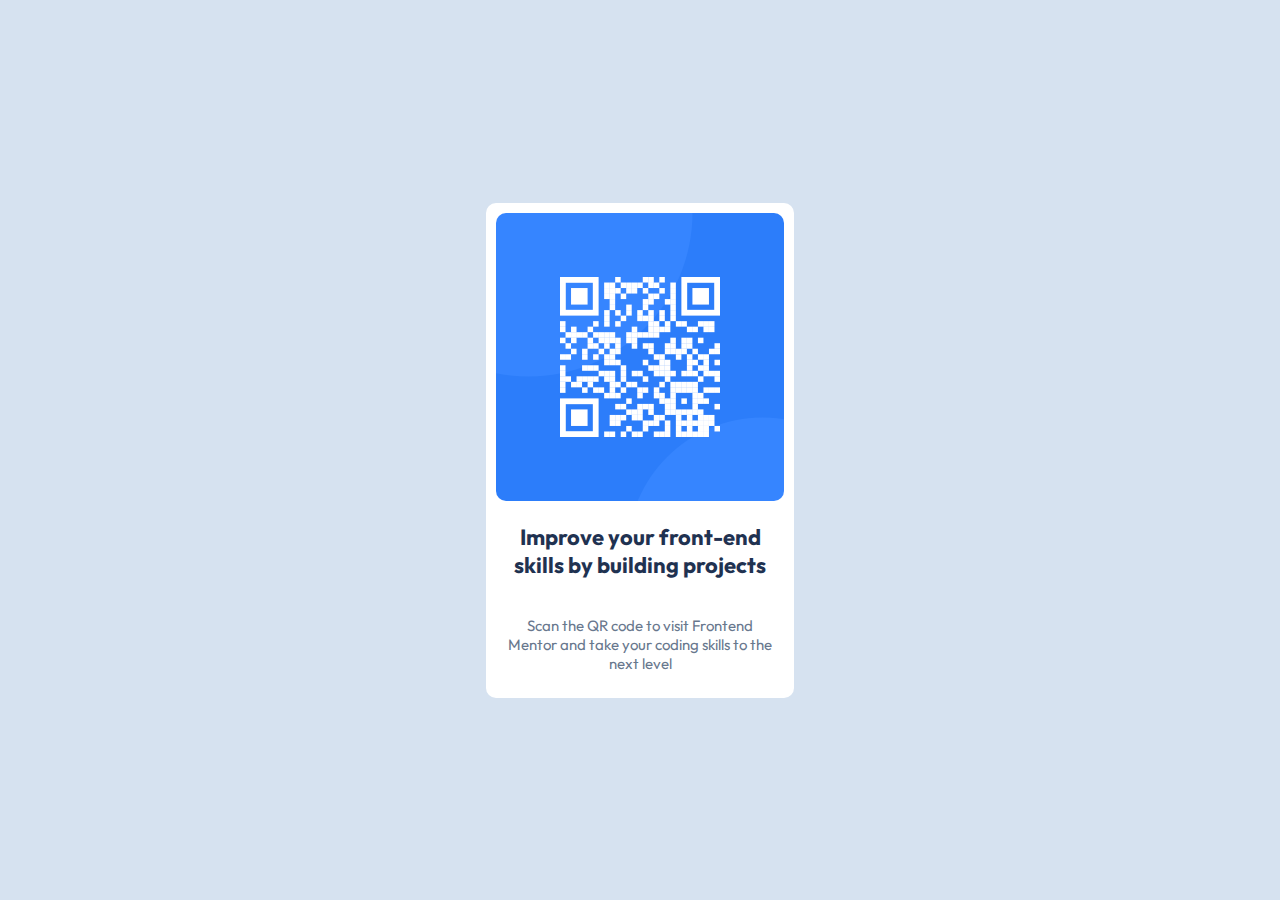
<file: W2_Assignment_Part1/index.html>
<!DOCTYPE html>
<html lang="en">
<head>
  <meta charset="UTF-8">
  <meta name="viewport" content="width=device-width, initial-scale=1.0"> <!-- displays site properly based on user's device -->

  <link rel="icon" type="image/png" sizes="32x32" href="./images/favicon-32x32.png">
  
  <title>Frontend Mentor | QR code component</title>

 <link rel="stylesheet" href="style.css">
 <link href="https://fonts.googleapis.com/css2?family=Outfit:wght@400;600;700&display=swap" rel="stylesheet">
</head>
<body>
  <section>
    
    <div class="QRcode">
      <img src="images/image-qr-code.png" alt="QR Code">
      <p class="bold">Improve your front-end skills by building projects</p>

      <p>Scan the QR code to visit Frontend Mentor and take your coding skills to the next level</p>
      

    </div>
  
  </section>  
  
 
</body>
</html>
</file>
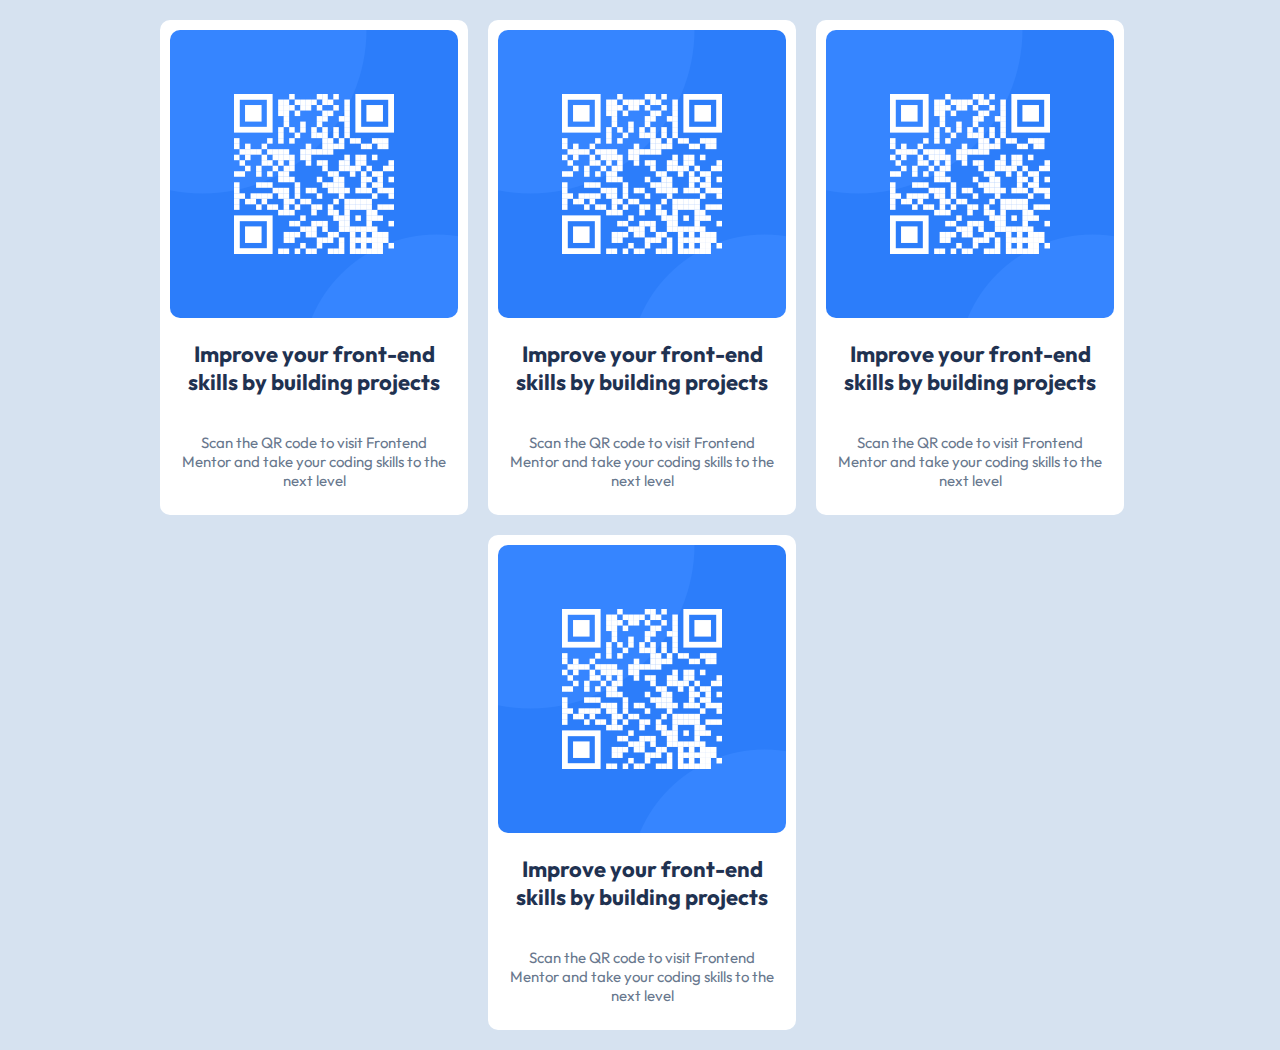
<file: W2_Assignment_Part2/index.html>
<!DOCTYPE html>
<html lang="en">
<head>
  <meta charset="UTF-8">
  <meta name="viewport" content="width=device-width, initial-scale=1.0"> <!-- displays site properly based on user's device -->

  <link rel="icon" type="image/png" sizes="32x32" href="./images/favicon-32x32.png">
  
  <title>Frontend Mentor | QR code component</title>

 <link rel="stylesheet" href="style.css">
 <link href="https://fonts.googleapis.com/css2?family=Outfit:wght@400;600;700&display=swap" rel="stylesheet">
</head>
<body>
  <main>
    

    <ul class="grid">
      <li><div class="QRcode">
        <img src="images/image-qr-code.png" alt="QR Code">
        <p class="bold">Improve your front-end skills by building projects</p>
  
        <p>Scan the QR code to visit Frontend Mentor and take your coding skills to the next level</p>
        
  
      </div></li>
      <li><div class="QRcode">
        <img src="images/image-qr-code.png" alt="QR Code">
        <p class="bold">Improve your front-end skills by building projects</p>
  
        <p>Scan the QR code to visit Frontend Mentor and take your coding skills to the next level</p>
        
  
      </div></li>
      <li><div class="QRcode">
        <img src="images/image-qr-code.png" alt="QR Code">
        <p class="bold">Improve your front-end skills by building projects</p>
  
        <p>Scan the QR code to visit Frontend Mentor and take your coding skills to the next level</p>
        
  
      </div></li>
      <li><div class="QRcode">
        <img src="images/image-qr-code.png" alt="QR Code">
        <p class="bold">Improve your front-end skills by building projects</p>
  
        <p>Scan the QR code to visit Frontend Mentor and take your coding skills to the next level</p>
        
  
      </div></li>
    </ul>
    
  
  </main>  
  
 
</body>
</html>
</file>
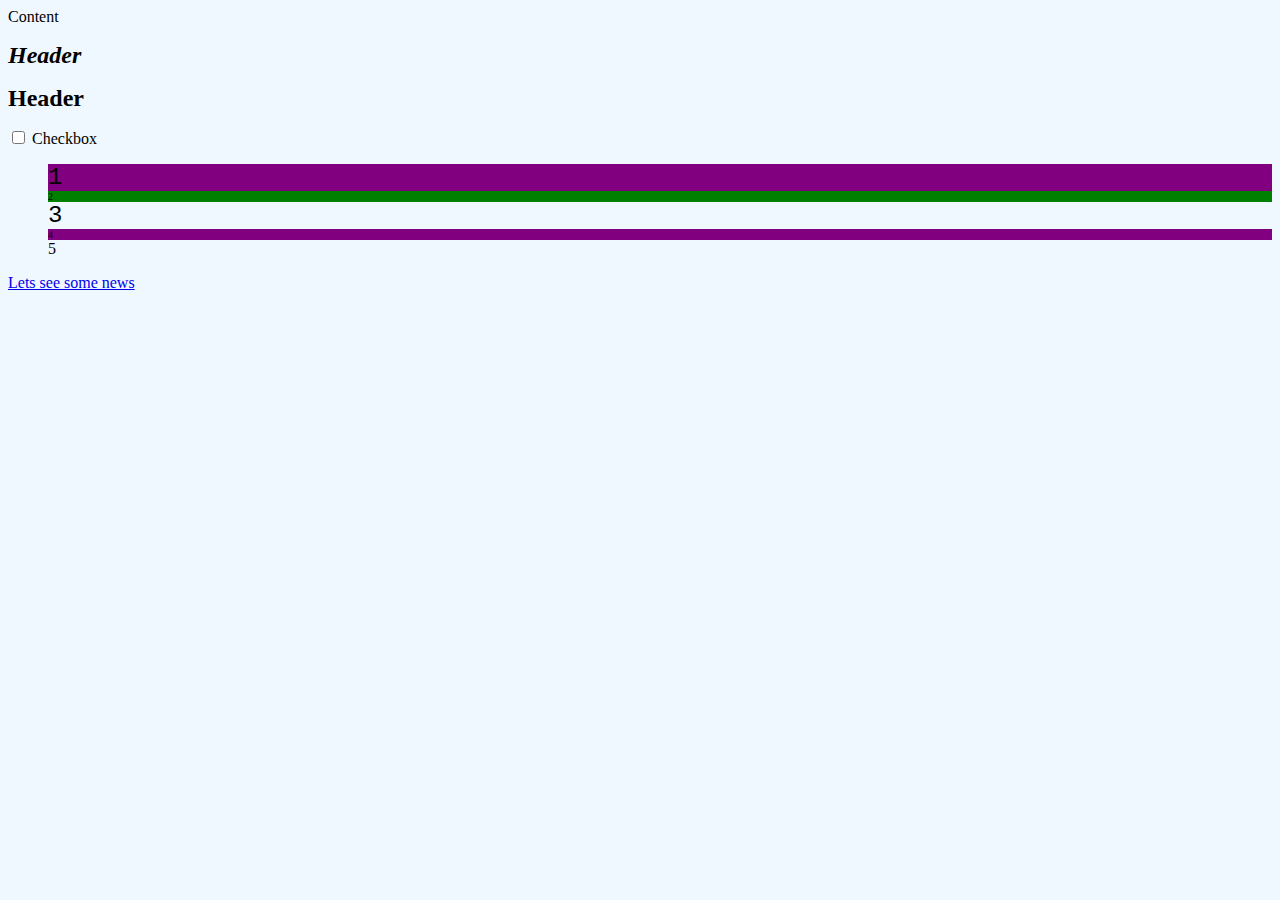
<file: W2_Class/index.html>
<!DOCTYPE html>
<html lang="en"><head>
    <meta charset="UTF-8">
    <meta name="viewport" content="width=device-width, initial-scale=1.0">
    <title>Document</title>
    
    <link rel="stylesheet" href="style.css"></head>
<body>
    <section>Content</section>
    <header>
        <h1>Header</h1>
    </header>
    <section>
        <h1 class="first">Header</h1>
        <input type="checkbox" name="box" id="box">
        <label for="box">Checkbox</label>
        <ul>
            <li class="first second">1</li>
            <li id="listitem">2</li>
            <li class="second">3</li>
            <li class="first">4</li>
            <li>5</li>
        </ul>
        <a href="https://www.cnn.com">Lets see some news</a>

    </section>


</body></html>
</file>
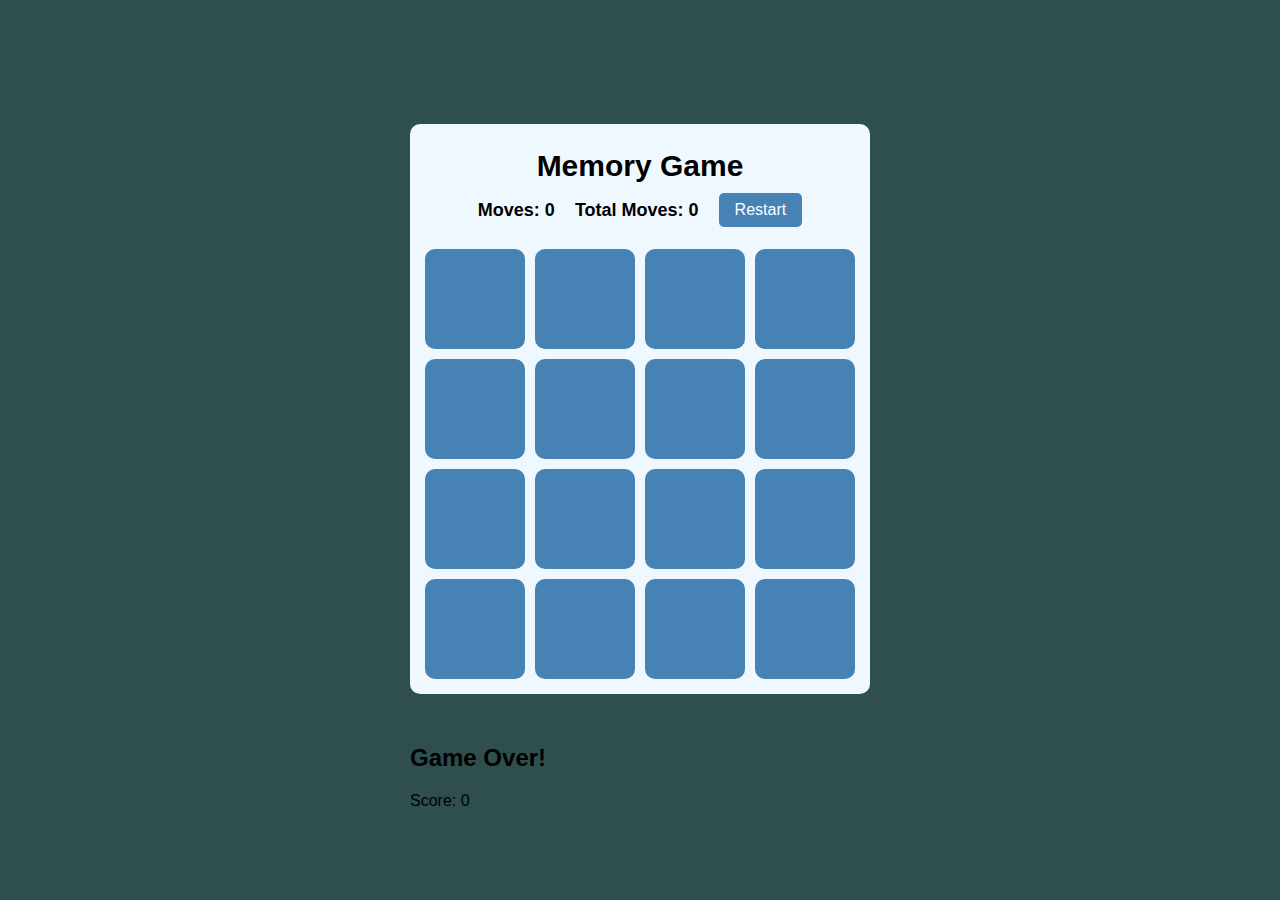
<file: W3_Assignment/index.html>
<!DOCTYPE html>
<html lang="en">
<head>
    <meta charset="UTF-8">
    <meta name="viewport" content="width=device-width, initial-scale=1.0">
    <title>Memory Game</title>
    <link rel="stylesheet" href="style.css">
</head>
<body>
    <main>
      <section class="grid" id="grid">
        <div class="header">
          <h1>Memory Game</h1>
          <div class="header-bottom">
            <h2 id="movesCounter">Moves: 0</h2>
            <h2 id="totalMoves">Total Moves: 0</h2>
            <button id="restartButton">Restart</button>
          </div>
          
        </div>
      </section>

      <section class="game-over" id="gameOverSection">
        <h2 id="gameOverMessage">Game Over!</h2>
        <p id="finalScore">Score: 0</p>
      </section>
    </main>


    <script src="script.js"></script>
</body>
</html>
</file>
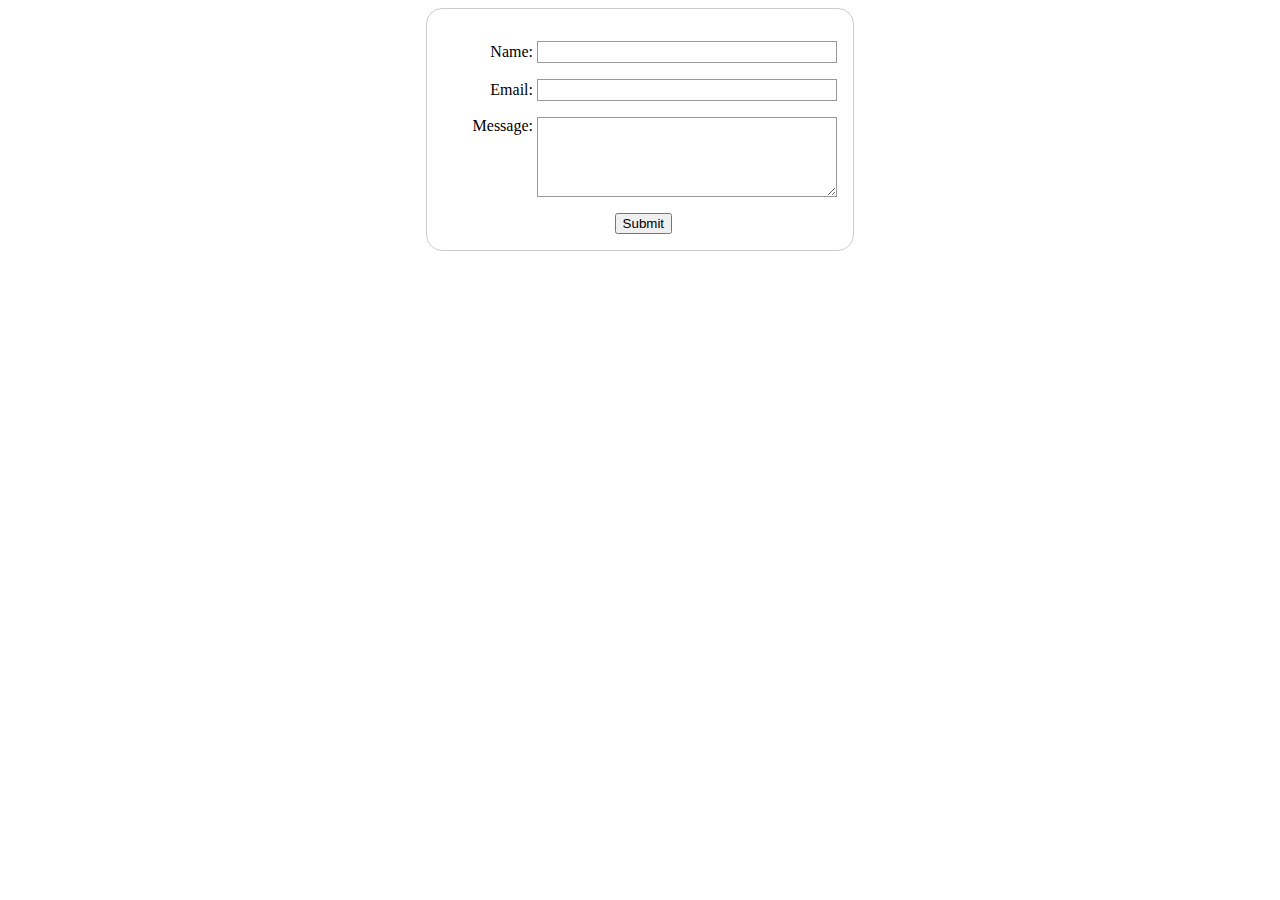
<file: W4-FirstForm/index.html>
<!DOCTYPE html>
<html lang="en">
<head>
    <meta charset="UTF-8">
    <meta name="viewport" content="width=device-width, initial-scale=1.0">
    <title>Document</title>
    <link rel="stylesheet" href="style.css">
</head>
<body>
    <form action="/my-handling-form-page" method="post">
        <p>
          <label for="name">Name:</label>
          <input type="text" id="name" name="user_name" />
        </p>
        <p>
          <label for="mail">Email:</label>
          <input type="email" id="mail" name="user_email" />
        </p>
        <p>
          <label for="msg">Message:</label>
          <textarea id="msg" name="user_message"></textarea>
        </p>
        <div><button>Submit</button></div>
      </form>
      
</body>
</html>
</file>
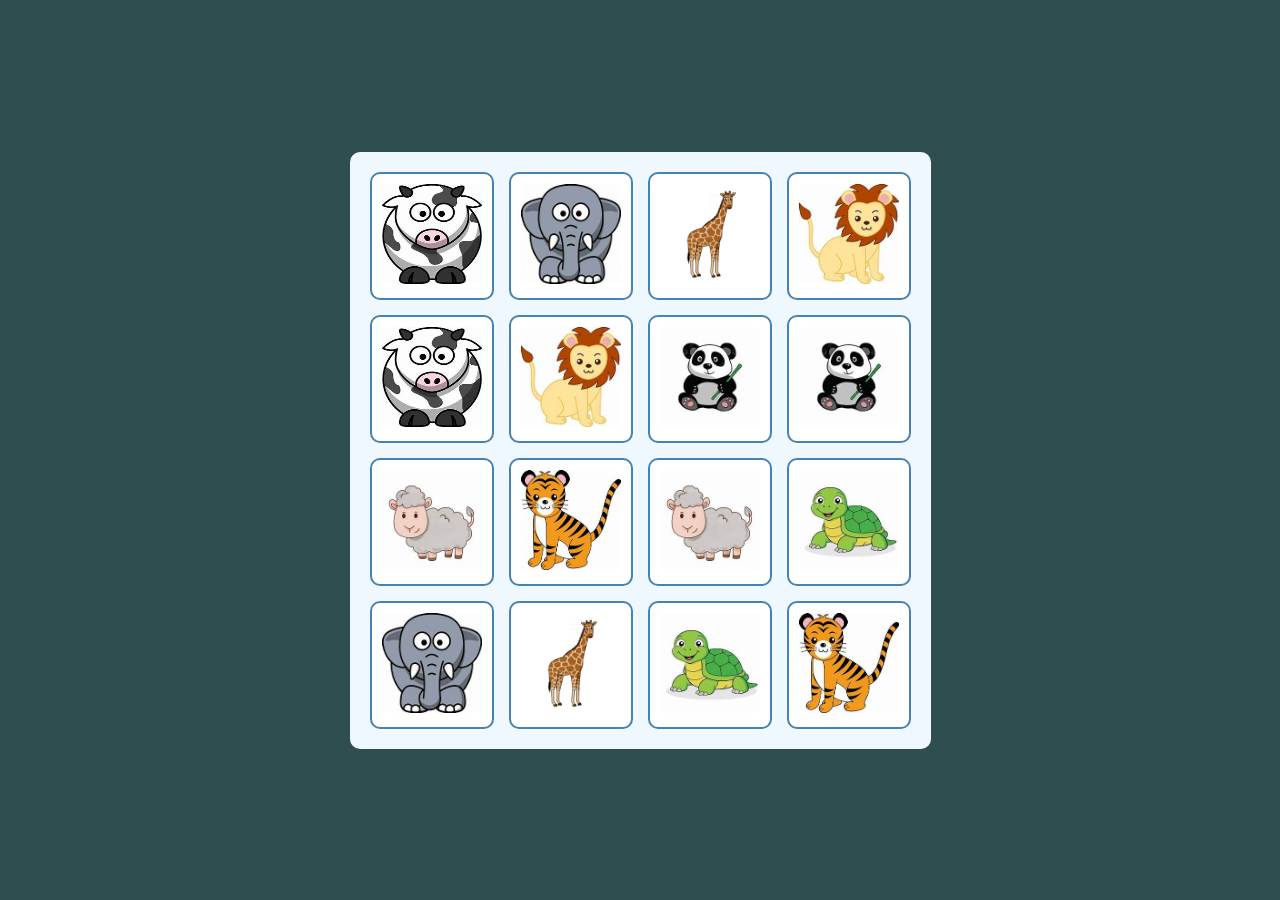
<file: W3_Assignment/draft.html>
<!DOCTYPE html>
<html lang="en">
<head>
    <meta charset="UTF-8">
    <meta name="viewport" content="width=device-width, initial-scale=1.0">
    <title>Document</title>
    <link rel="stylesheet" href="draft.css">
</head>
<body>
    <main>
        <section>
            
            <div><img src="images/cow.jpg" alt="cow"> </div>
            <div><img src="images/elephant.jpg" alt="elephant"> </div>
            <div><img src="images/giraffe.jpg" alt="giraffe"> </div>
            <div><img src="images/lion.jpg" alt="lion"> </div>

            <div><img src="images/cow.jpg" alt="cow"> </div>
            <div><img src="images/lion.jpg" alt="lion"> </div>
            <div><img src="images/panda.jpg" alt="panda"> </div>
            <div><img src="images/panda.jpg" alt="panda"> </div>

            <div><img src="images/sheep.jpg" alt="sheep"> </div>
            <div><img src="images/tiger.jpg" alt="tiger"> </div>
            <div><img src="images/sheep.jpg" alt="sheep"> </div>
            <div><img src="images/turtle.jpg" alt="turtle"> </div>

            <div><img src="images/elephant.jpg" alt="elephant"> </div>
            <div><img src="images/giraffe.jpg" alt="giraffe"> </div>
            <div><img src="images/turtle.jpg" alt="turtle"> </div>
            <div><img src="images/tiger.jpg" alt="tiger"> </div>


        </section>



    </main>


</body>
</html>
</file>
<file: W2_Assignment_Part1/style.css>
body{
    
    background-color:hsl(212, 45%, 89%);
    font-size: 15px;
    color: hsl(216, 15%, 48%);
    font-weight: 400;
    display: grid;
    place-items: center;
    height: 100vh; 
    margin: 0;  
}




.QRcode{
    background-color: white;
    align-items: center;
    justify-content: center;
    display: flex;
    flex-direction: column;
    padding: 10px;
    border-radius: 10px;
    max-width: 288px;
    min-width: 288px;
    text-align: center;
    font-family: 'Outfit', sans-serif;
    font-size: 15px;
    
}

div img{
    border-radius: 10px;
    max-width: 288px;
}

div p{
    max-width: 268px;
}

.bold{
    color:hsl(218, 44%, 22%);
    font-weight: 700;
    font-size: 22px;
}
</file>
<file: W2_Assignment_Part2/style.css>
body{
    
    background-color:hsl(212, 45%, 89%);
    font-size: 15px;
    color: hsl(216, 15%, 48%);
    font-weight: 400;
    display: flex;
    justify-content: center;
    margin: 0;  
    font-family: 'Outfit', sans-serif;
    box-sizing: border-box;
}


li {
    list-style: none;
} 

.QRcode{
    background-color: white;
    align-items: center;
    justify-content: center;
    display: flex;
    flex-direction: column;
    padding: 10px;
    border-radius: 10px;
    width: 288px;
    text-align: center;
    font-family: 'Outfit', sans-serif;
    font-size: 15px;
    
}

div img{
    border-radius: 10px;
    max-width: 288px;
}

div p{
    max-width: 268px;
}

.bold{
    color:hsl(218, 44%, 22%);
    font-weight: 700;
    font-size: 22px;
}

.grid{
    display: grid;
    grid-template-columns: repeat(3, 1fr);
    gap: 20px;
    list-style: none;
    padding: 0;
    margin: 0 auto;
    max-width: 960px;
    justify-items: center;
    width: 100%;
    margin-top: 20px;
}

.grid li:nth-child(4) {
    grid-column: 2 / 3;
    margin-bottom: 20px;
  }

@media (max-width: 1000px) {
    .grid {
      grid-template-columns: 1fr; 
    }
  
    .grid li:nth-child(4) {
      grid-column: auto;
    }
  }
</file>
<file: W2_Class/style.css>
* { /*Universal Selctor*/
    background-color: aliceblue;
}

header h1 { /*Decendant; apples to h1 in header*/
    font-style: italic;
}

li { /*Removes default style of lists*/
    list-style: none;
} 

h1, li.first, li.second { /*Commas for multiple*/
    font-size: x-large;
    font-style: normal;
}

li.first { /*Only .first in li*/
    background-color: purple;
}

.second { /*CLASS*/
    font-family: "Courier New", Courier, monospace;
}

#listitem { /*ID*/
    background-color: green;
}

li:nth-of-type(even) { /*even, odd, math equation: applys to only those of li list*/
    font-size: 10px;
}

li:hover{ /*Psuedo class uses :*/
    font-size: 40px;
}

a:visited { /*Links also: hover*/
    color: purple;
}

/*Specificity: more specific is applied by id, then class, then type*/

/*

boxes

position: relative = relative to previous element
float: left or right = push to the right, wrap anything else
margin-left: 1em; = margin 

thrown off about 1 1/2 hour in


Media Queries:

changes depending on

@media(min-width= ){
    only applies if screen in at least _ pixels
}

*/
</file>
<file: W3_Assignment/style.css>
body {
    background-color: darkslategray;
    display: flex;
    justify-content: center;
    align-items: center;
    height: 100vh;
    margin: 0;
    font-family: 'Franklin Gothic Medium', 'Arial Narrow', Arial, sans-serif;
}

.grid {
    display: grid;
    grid-template-columns: repeat(4, 100px);
    grid-template-rows: repeat(4, 100px);
    gap: 10px;
    margin: 50px auto;
    width: max-content;
    background-color: aliceblue;
    padding: 15px;
    border-radius: 10px;
  }

.blankCard {
    background-color: steelblue;
    width: 100px;
    height: 100px;
    border-radius: 10px;
  }

.header {
    grid-column: 1 / -1;
    text-align: center;
}

.header h1 {
  font-size: 30px;
  margin: 10px;
}

.header h2 {
  margin: 0;
  font-size: 18px;
}

.header-bottom {
  display: flex;
  justify-content: center;
  align-items: center;
  gap: 20px;
  margin-top: 10px;
}

#restartButton {
  padding: 8px 16px;
  font-size: 16px;
  cursor: pointer;
  background-color: steelblue;
  color: white;
  border: none;
  border-radius: 5px;
}

#restartButton:hover {
  background-color: darkslategray;
}
</file>
<file: W4-FirstForm/style.css>
body {
    /* Center the form on the page */
    text-align: center;
  }
  
  form {
    display: inline-block;
    /* Form outline */
    padding: 1em;
    border: 1px solid #ccc;
    border-radius: 1em;
  }
  
  p + p {
    margin-top: 1em;
  }
  
  label {
    /* Uniform size & alignment */
    display: inline-block;
    min-width: 90px;
    text-align: right;
  }
  
  input,
  textarea {
    /* To make sure that all text fields have the same font settings
       By default, text areas have a monospace font */
    font: 1em sans-serif;
    /* Uniform text field size */
    width: 300px;
    box-sizing: border-box;
    /* Match form field borders */
    border: 1px solid #999;
  }
  
  input:focus,
  textarea:focus {
    /* Set the outline width and style */
    outline-style: solid;
    /* To give a little highlight on active elements */
    outline-color: #000;
  }
  
  textarea {
    /* Align multiline text fields with their labels */
    vertical-align: top;
    /* Provide space to type some text */
    height: 5em;
  }
  
  .button {
    /* Align buttons with the text fields */
    padding-left: 90px; /* same size as the label elements */
  }
  
  button {
    /* This extra margin represent roughly the same space as the space
       between the labels and their text fields */
    margin-left: 0.5em;
  }
</file>
<file: W3_Assignment/draft.css>
body {
    background-color: darkslategray;
    display: flex;
    justify-content: center;
    align-items: center;
    height: 100vh;
    margin: 0;
}

section{
    background-color: aliceblue;
    display: grid;
    grid-template-columns: repeat(4, 1fr);
    gap: 15px;
    padding: 20px;
    border-radius: 10px;
}

section img {
    width: 100px;
    height: 100px;
    border-radius: 10px;
    border: 5px solid white;
}

div{
    display: inline-block;
    padding: 5px;             
    background-color: white;   
    border: 2px solid steelblue;
    border-radius: 10px;
}
</file>
